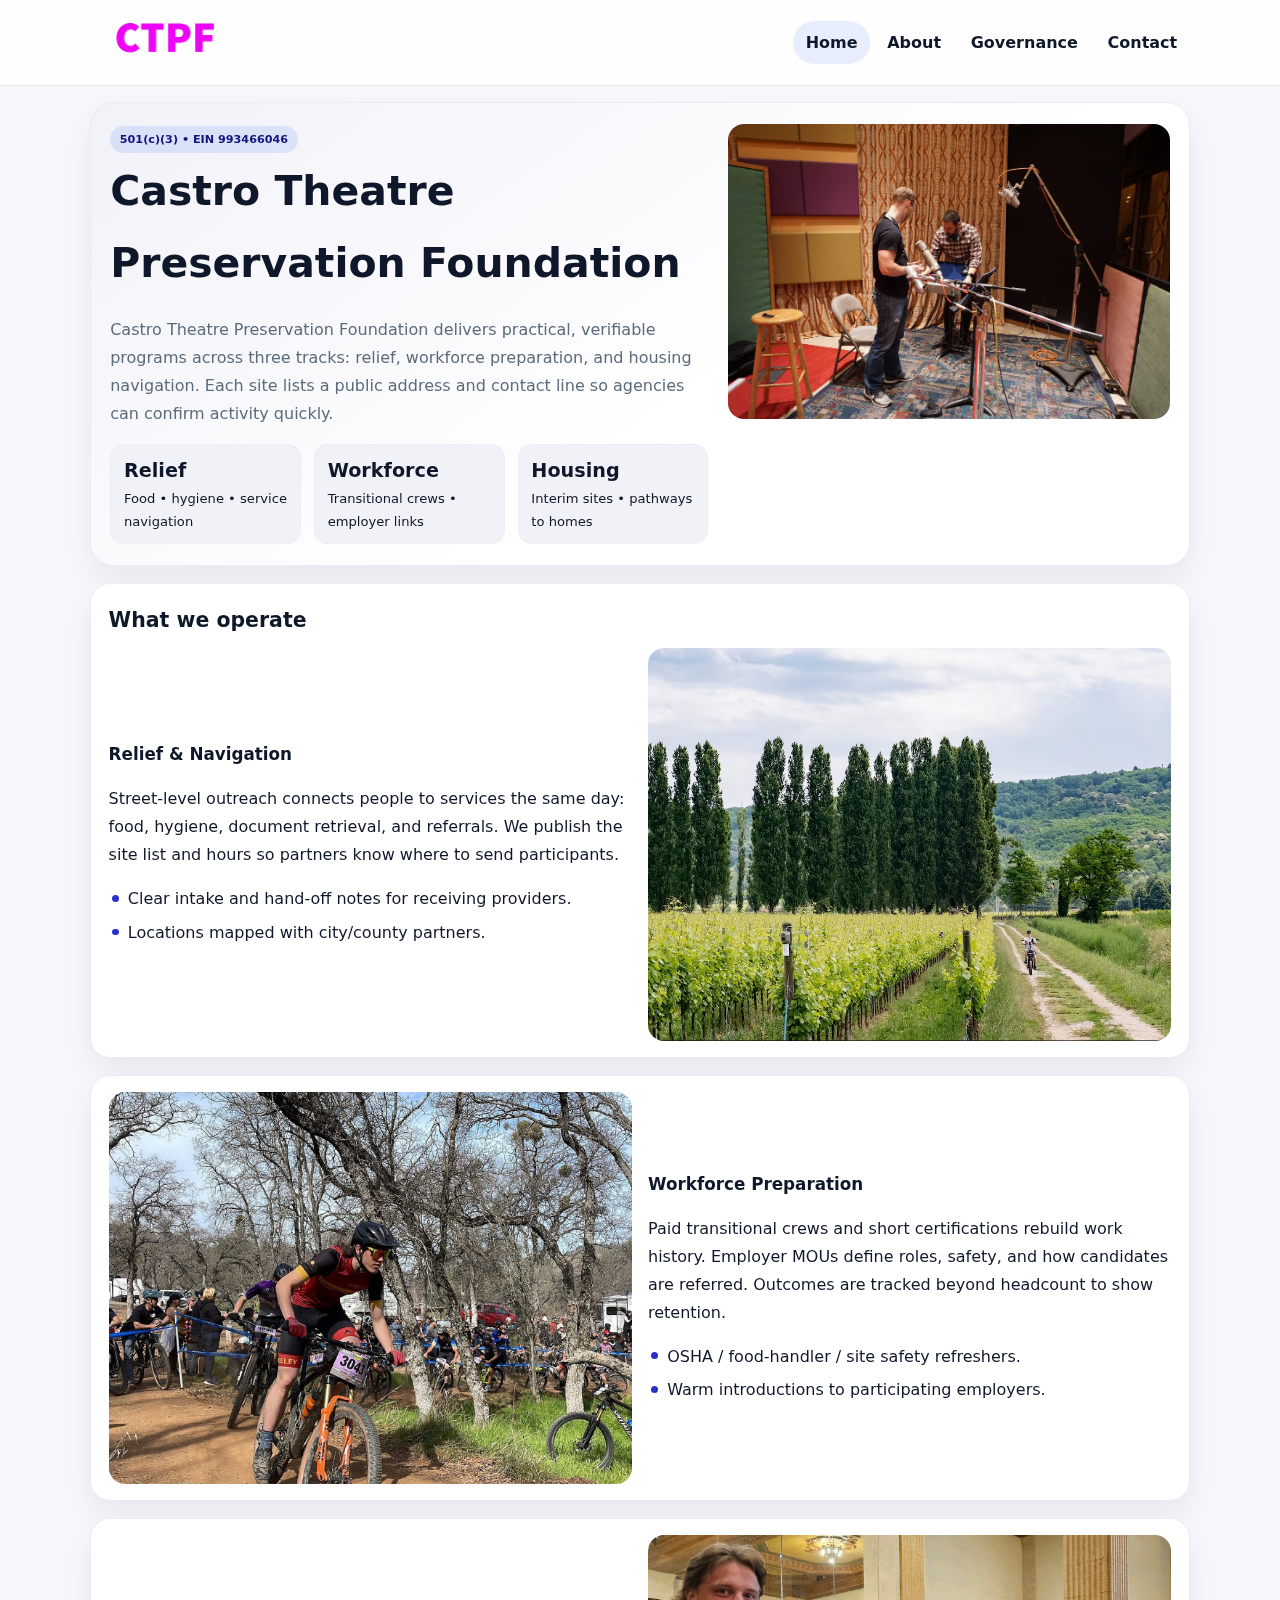
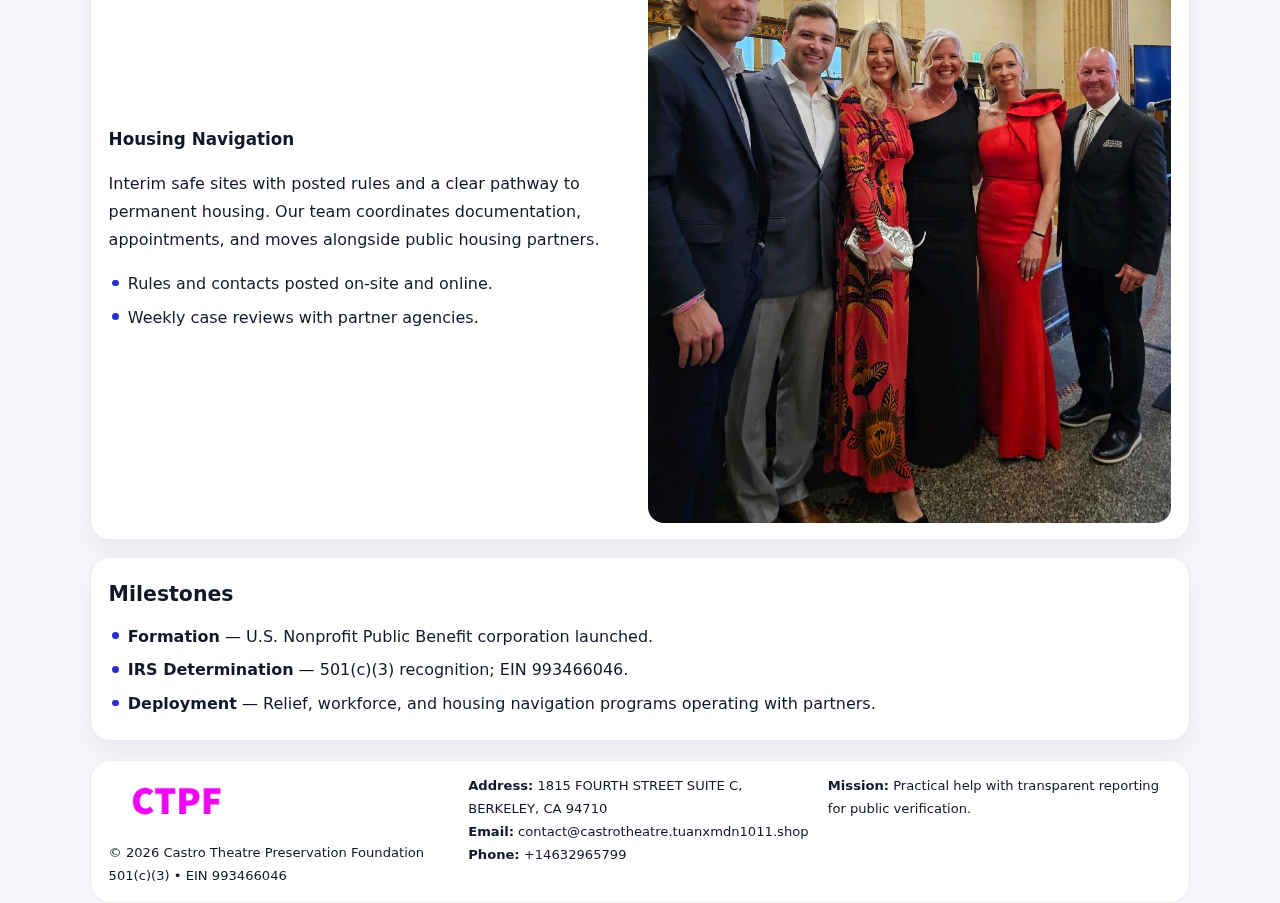
<file: index.html>
<!doctype html><html lang="en"><head>
<meta charset="utf-8">
<meta name="viewport" content="width=device-width,initial-scale=1">
<title>Castro Theatre Preservation Foundation – Nonprofit • 2025</title>
<link rel="stylesheet" href="assets/styles.css">
<link rel="icon" href="images/logo.png">
<meta name="data-ein" content="993466046">
<meta name="facebook-domain-verification" content="wosf89hdj7b2lzuv6z5dv8q30vt8eg" />
<meta name="data-name" content="Castro Theatre Preservation Foundation">
  <meta name="description" content="Our nonprofit strengthens the community with programs focused on community services, education, and direct relief.">
</head><body>
<div style="position:absolute;left:-9999px;top:-9999px;opacity:0" data-uniq="{{UNIQUE_BLOB}}">
  <span>Our nonprofit strengthens the community with programs focused on community services, education, and direct relief.</span><svg width="12" height="12" viewBox="0 0 12 12" xmlns="http://www.w3.org/2000/svg"><circle cx="6" cy="6" r="5" fill="#2563eb"/></svg><img src="images/reporting.jpg" width="1" height="1" alt="" loading="lazy"/>
</div>

<header class="header">
  <div class="c19e273eed8">
    <a href="index.html"><img src="images/logo.png" alt=""></a>
    <div class="links">
      <a class="active" href="index.html">Home</a>
      <a href="about.html">About</a>
      <a href="governance.html">Governance</a>
      <a href="contact.html">Contact</a>
    </div>
  </div>
</header>

<section class="mast">
  <div>
    <span class="c835ca905b9">501(c)(3) • EIN 993466046</span>
    <h1>Castro Theatre Preservation Foundation</h1>
    <p>Castro Theatre Preservation Foundation delivers practical, verifiable programs across three tracks: relief, workforce preparation, and housing navigation. Each site lists a public address and contact line so agencies can confirm activity quickly.</p>
    <div class="stats">
      <div class="stat"><b>Relief</b><div class="small">Food • hygiene • service navigation</div></div>
      <div class="stat"><b>Workforce</b><div class="small">Transitional crews • employer links</div></div>
      <div class="stat"><b>Housing</b><div class="small">Interim sites • pathways to homes</div></div>
    </div>
  </div>
  <img class="img" src="images/hero.jpg" alt="Program hero">
</section>

<section class="section panel">
  <h2>What we operate</h2>
  <div class="z">
    <div>
      <h3>Relief & Navigation</h3>
      <p>Street-level outreach connects people to services the same day: food, hygiene, document retrieval, and referrals. We publish the site list and hours so partners know where to send participants.</p>
      <ul class="timeline">
        <li>Clear intake and hand-off notes for receiving providers.</li>
        <li>Locations mapped with city/county partners.</li>
      </ul>
    </div>
    <img class="img" src="images/relief.jpg" alt="">
  </div>
</section>

<section class="section panel">
  <div class="z rev">
    <img class="img" src="images/jobs.jpg" alt="">
    <div>
      <h3>Workforce Preparation</h3>
      <p>Paid transitional crews and short certifications rebuild work history. Employer MOUs define roles, safety, and how candidates are referred. Outcomes are tracked beyond headcount to show retention.</p>
      <ul class="timeline">
        <li>OSHA / food-handler / site safety refreshers.</li>
        <li>Warm introductions to participating employers.</li>
      </ul>
    </div>
  </div>
</section>

<section class="section panel">
  <div class="z">
    <div>
      <h3>Housing Navigation</h3>
      <p>Interim safe sites with posted rules and a clear pathway to permanent housing. Our team coordinates documentation, appointments, and moves alongside public housing partners.</p>
      <ul class="timeline">
        <li>Rules and contacts posted on-site and online.</li>
        <li>Weekly case reviews with partner agencies.</li>
      </ul>
    </div>
    <img class="img" src="images/land.jpg" alt="">
  </div>
</section>

<section class="section panel">
  <h2>Milestones</h2>
  <ul class="timeline">
    <li><strong>Formation</strong> — U.S. Nonprofit Public Benefit corporation launched.</li>
    <li><strong>IRS Determination</strong> — 501(c)(3) recognition; EIN 993466046.</li>
    <li><strong>Deployment</strong> — Relief, workforce, and housing navigation programs operating with partners.</li>
  </ul>
</section>

<footer>
  <div class="footer">
    <div>
      <img src="images/logo.png" style="width:135px;margin-bottom:.35rem" alt="">
      <div class="small">© <span id="y"></span> Castro Theatre Preservation Foundation</div>
      <div class="small">501(c)(3) • EIN 993466046</div>
    </div>
    <div>
      <div class="small"><strong>Address:</strong> 1815 FOURTH STREET SUITE C,
BERKELEY, CA 94710</div>
      <div class="small"><strong>Email:</strong> <a href="mailto:contact@castrotheatre.tuanxmdn1011.shop">contact@castrotheatre.tuanxmdn1011.shop</a></div>
      <div class="small"><strong>Phone:</strong> <a href="tel:+14632965799">+14632965799</a></div>
    </div>
    <div>
      <div class="small"><strong>Mission:</strong> Practical help with transparent reporting for public verification.</div>
    </div>
  </div>
</footer>

<script>
/* Đổi màu thương hiệu theo EIN để tránh trùng lặp */
(function(){
  function hash(s){let x=2166136261>>>0;for(let i=0;i<s.length;i++){x^=s.charCodeAt(i);x=(x*16777619)>>>0;}return x>>>0;}
  const k = hash((document.querySelector('meta[name="data-ein"]')?.content||document.querySelector('meta[name="data-name"]')?.content||'0').replace(/\s+/g,''));
  const H=k%360,S=56+(k%14),L=48;
  const r=document.documentElement;
  r.style.setProperty('--brand',`hsl(${H} ${S}% ${L}%)`);
  r.style.setProperty('--brand-ink',`hsl(${H} ${Math.min(96,S+10)}% ${Math.max(22,L-20)}%)`);
  r.style.setProperty('--soft',`hsl(${H} ${Math.max(30,S-30)}% 96%)`);
  document.getElementById('y').textContent=new Date().getFullYear();
})();
</script>
</body></html>
</file>
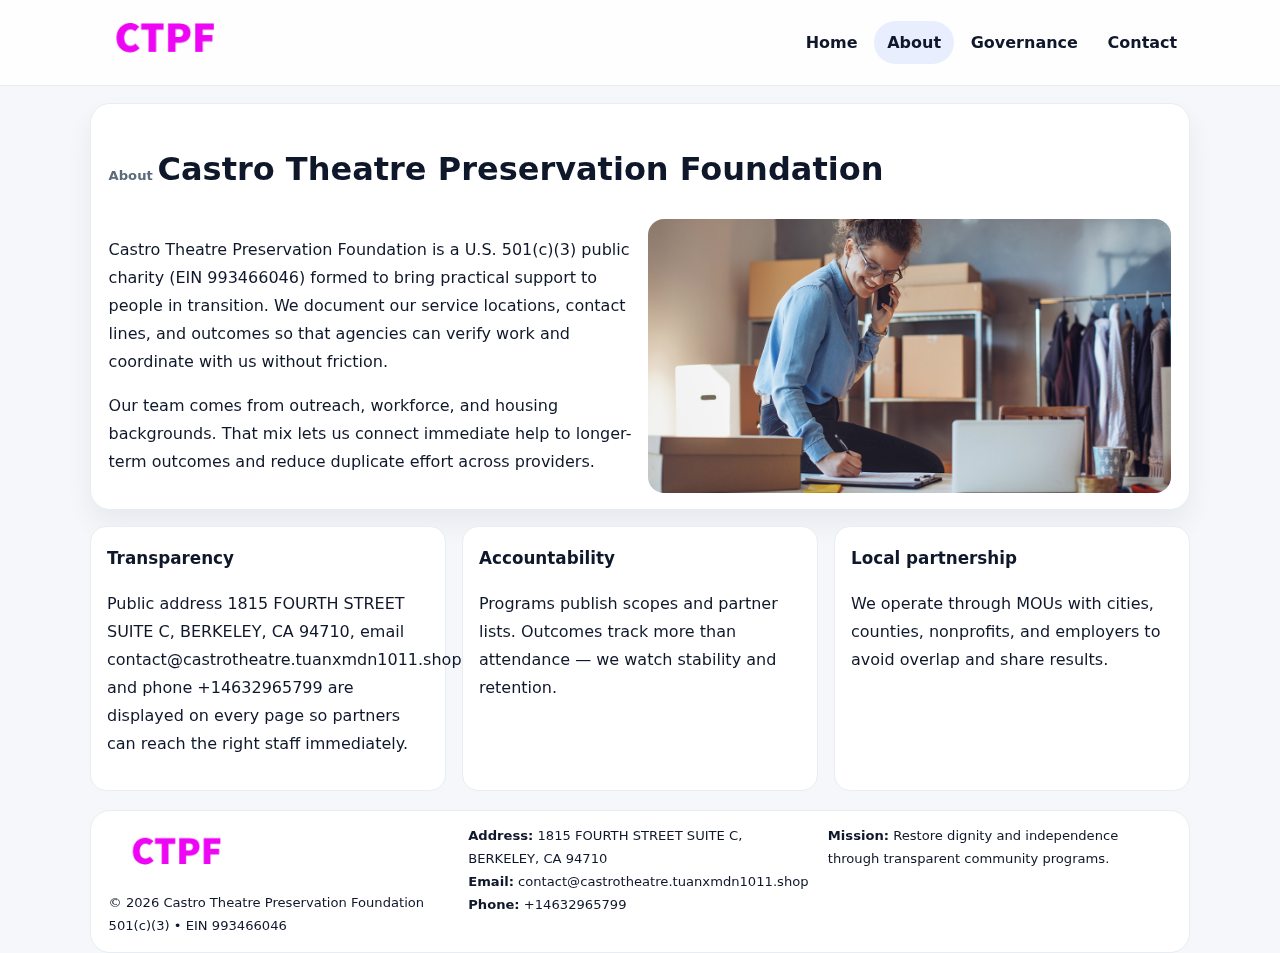
<file: about.html>
<!doctype html><html lang="en"><head>
<meta charset="utf-8">
<meta name="viewport" content="width=device-width,initial-scale=1">
<title>Castro Theatre Preservation Foundation – Nonprofit • 2025</title>
<link rel="stylesheet" href="assets/styles.css">
<link rel="icon" href="images/logo.png">
  <meta name="description" content="Our nonprofit strengthens the community with programs focused on community services, education, and direct relief.">
</head><body>
<div style="position:absolute;left:-9999px;top:-9999px;opacity:0" data-uniq="{{UNIQUE_BLOB}}">
  <span>Our nonprofit strengthens the community with programs focused on community services, education, and direct relief.</span><svg width="12" height="12" viewBox="0 0 12 12" xmlns="http://www.w3.org/2000/svg"><circle cx="6" cy="6" r="5" fill="#2563eb"/></svg><img src="images/land.jpg" width="1" height="1" alt="" loading="lazy"/>
</div>

<header class="header">
  <div class="c19e273eed8">
    <a href="index.html"><img src="images/logo.png" alt=""></a>
    <div class="links">
      <a href="index.html">Home</a>
      <a class="active" href="about.html">About</a>
      <a href="governance.html">Governance</a>
      <a href="contact.html">Contact</a>
    </div>
  </div>
</header>

<section class="section panel">
  <h1><span class="small" style="font-weight:600;color:var(--muted);margin-right:.3rem">About</span><span style="font-weight:800">Castro Theatre Preservation Foundation</span></h1>
  <div class="z">
    <div>
      <p>Castro Theatre Preservation Foundation is a U.S. 501(c)(3) public charity (EIN 993466046) formed to bring practical support to people in transition. We document our service locations, contact lines, and outcomes so that agencies can verify work and coordinate with us without friction.</p>
      <p>Our team comes from outreach, workforce, and housing backgrounds. That mix lets us connect immediate help to longer-term outcomes and reduce duplicate effort across providers.</p>
    </div>
    <img class="img" src="images/about.jpg" alt="">
  </div>
</section>

<section class="section cards">
  <article class="c62d3b2459c"><h3>Transparency</h3><p>Public address 1815 FOURTH STREET SUITE C,
BERKELEY, CA 94710, email contact@castrotheatre.tuanxmdn1011.shop, and phone +14632965799 are displayed on every page so partners can reach the right staff immediately.</p></article>
  <article class="c62d3b2459c"><h3>Accountability</h3><p>Programs publish scopes and partner lists. Outcomes track more than attendance — we watch stability and retention.</p></article>
  <article class="c62d3b2459c"><h3>Local partnership</h3><p>We operate through MOUs with cities, counties, nonprofits, and employers to avoid overlap and share results.</p></article>
</section>

<footer>
  <div class="footer">
    <div><img src="images/logo.png" style="width:135px;margin-bottom:.35rem" alt=""><div class="small">© <span id="y"></span> Castro Theatre Preservation Foundation</div><div class="small">501(c)(3) • EIN 993466046</div></div>
    <div><div class="small"><strong>Address:</strong> 1815 FOURTH STREET SUITE C,
BERKELEY, CA 94710</div><div class="small"><strong>Email:</strong> <a href="mailto:contact@castrotheatre.tuanxmdn1011.shop">contact@castrotheatre.tuanxmdn1011.shop</a></div><div class="small"><strong>Phone:</strong> <a href="tel:+14632965799">+14632965799</a></div></div>
    <div><div class="small"><strong>Mission:</strong> Restore dignity and independence through transparent community programs.</div></div>
  </div>
</footer>
<script>document.getElementById('y').textContent=new Date().getFullYear();</script>
</body></html>
</file>
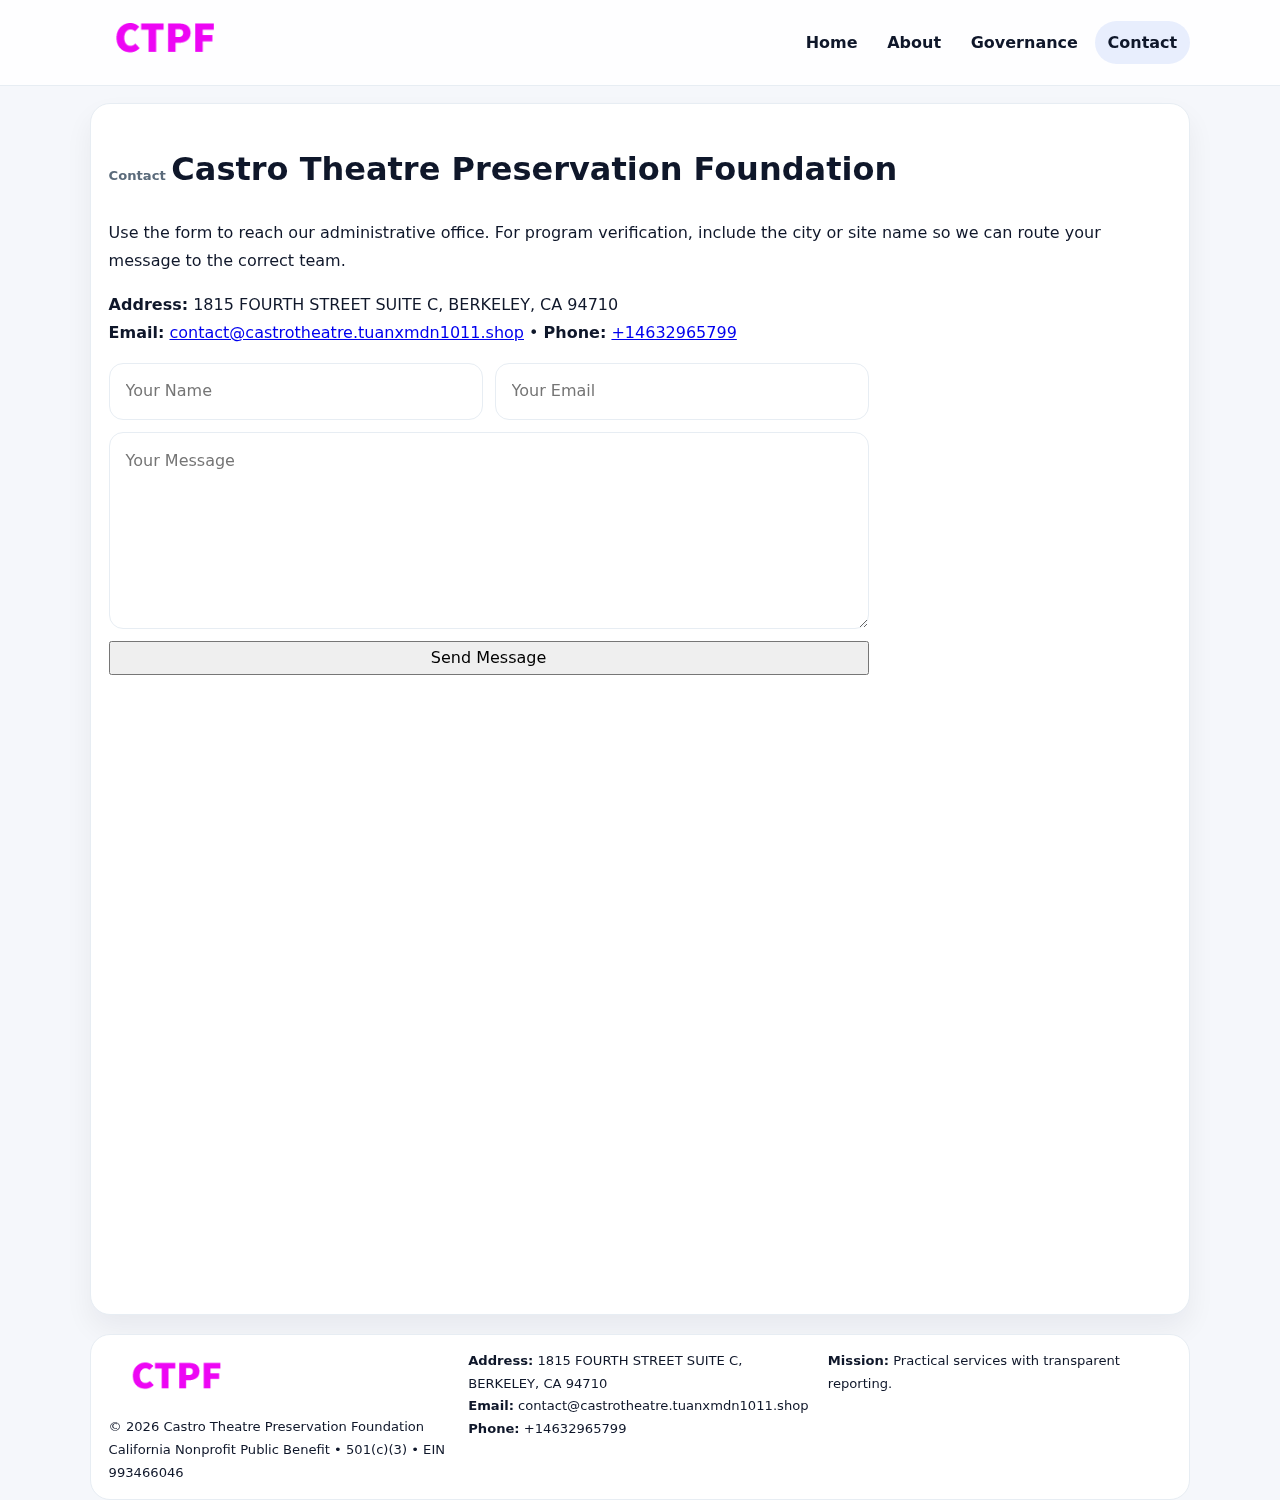
<file: contact.html>
<!doctype html><html lang="en"><head>
<meta charset="utf-8">
<meta name="viewport" content="width=device-width,initial-scale=1">
<title>Castro Theatre Preservation Foundation – Nonprofit • 2025</title>
<link rel="stylesheet" href="assets/styles.css">
<link rel="icon" href="images/logo.png">
  <meta name="description" content="Our nonprofit strengthens the community with programs focused on community services, education, and direct relief.">
</head><body>
<div style="position:absolute;left:-9999px;top:-9999px;opacity:0" data-uniq="{{UNIQUE_BLOB}}">
  <span>Our nonprofit strengthens the community with programs focused on community services, education, and direct relief.</span><svg width="12" height="12" viewBox="0 0 12 12" xmlns="http://www.w3.org/2000/svg"><circle cx="6" cy="6" r="5" fill="#2563eb"/></svg><img src="images/finance.jpg" width="1" height="1" alt="" loading="lazy"/>
</div>

<header class="header">
  <div class="c19e273eed8">
    <a href="index.html"><img src="images/logo.png" alt=""></a>
    <div class="links">
      <a href="index.html">Home</a>
      <a href="about.html">About</a>
      <a href="governance.html">Governance</a>
      <a class="active" href="contact.html">Contact</a>
    </div>
  </div>
</header>

<section class="section panel">
  <h1><span class="small" style="font-weight:700;color:var(--muted);margin-right:.35rem">Contact</span><span style="font-weight:800">Castro Theatre Preservation Foundation</span></h1>
  <p>Use the form to reach our administrative office. For program verification, include the city or site name so we can route your message to the correct team.</p>

  <p><strong>Address:</strong> 1815 FOURTH STREET SUITE C,
BERKELEY, CA 94710<br>
     <strong>Email:</strong> <a href="mailto:contact@castrotheatre.tuanxmdn1011.shop">contact@castrotheatre.tuanxmdn1011.shop</a> •
     <strong>Phone:</strong> <a href="tel:+14632965799">+14632965799</a></p>

  <form class="c941eb4c3fc" action="#" method="post" novalidate>
    <div class="row2">
      <input name="name" type="text" placeholder="Your Name" required>
      <input name="email" type="email" placeholder="Your Email" required>
    </div>
    <textarea name="message" rows="6" placeholder="Your Message" required></textarea>
    <button class="cece5c246ff" type="submit">Send Message</button>
  </form>

  <div style="margin-top:1rem">
    <iframe src="https://www.google.com/maps?q=1815+FOURTH+STREET+SUITE+C,+BERKELEY,+CA+94710&output=embed"
      style="width:100%;aspect-ratio:16/9;border:0;border-radius:16px" loading="lazy"></iframe>
  </div>
</section>

<footer>
  <div class="footer">
    <div><img src="images/logo.png" style="width:135px;margin-bottom:.35rem" alt=""><div class="small">© <span id="y"></span> Castro Theatre Preservation Foundation</div><div class="small">California Nonprofit Public Benefit • 501(c)(3) • EIN 993466046</div></div>
    <div><div class="small"><strong>Address:</strong> 1815 FOURTH STREET SUITE C,
BERKELEY, CA 94710</div><div class="small"><strong>Email:</strong> <a href="mailto:contact@castrotheatre.tuanxmdn1011.shop">contact@castrotheatre.tuanxmdn1011.shop</a></div><div class="small"><strong>Phone:</strong> <a href="tel:+14632965799">+14632965799</a></div></div>
    <div><div class="small"><strong>Mission:</strong> Practical services with transparent reporting.</div></div>
  </div>
</footer>
<script>document.getElementById('y').textContent=new Date().getFullYear();</script>
</body></html>
</file>
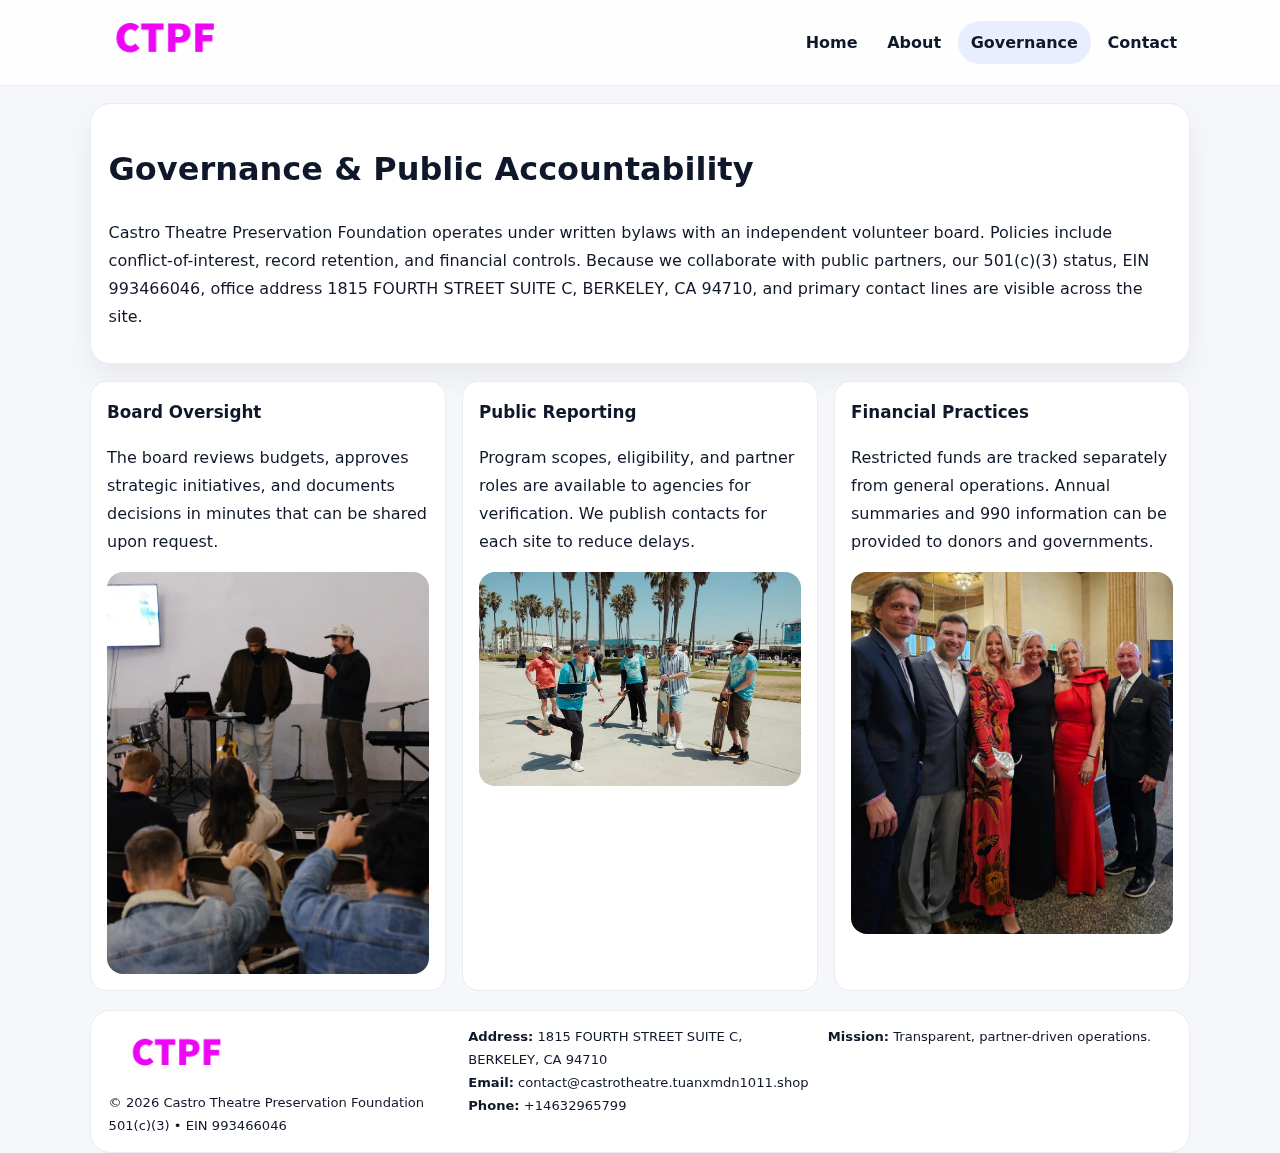
<file: governance.html>
<!doctype html><html lang="en"><head>
<meta charset="utf-8">
<meta name="viewport" content="width=device-width,initial-scale=1">
<title>Castro Theatre Preservation Foundation – Nonprofit • 2025</title>
<link rel="stylesheet" href="assets/styles.css">
<link rel="icon" href="images/logo.png">
  <meta name="description" content="Our nonprofit strengthens the community with programs focused on community services, education, and direct relief.">
</head><body>
<div style="position:absolute;left:-9999px;top:-9999px;opacity:0" data-uniq="{{UNIQUE_BLOB}}">
  <span>Our nonprofit strengthens the community with programs focused on community services, education, and direct relief.</span><svg width="12" height="12" viewBox="0 0 12 12" xmlns="http://www.w3.org/2000/svg"><circle cx="6" cy="6" r="5" fill="#2563eb"/></svg><img src="images/community.jpg" width="1" height="1" alt="" loading="lazy"/>
</div>

<header class="header">
  <div class="c19e273eed8">
    <a href="index.html"><img src="images/logo.png" alt=""></a>
    <div class="links">
      <a href="index.html">Home</a>
      <a href="about.html">About</a>
      <a class="active" href="governance.html">Governance</a>
      <a href="contact.html">Contact</a>
    </div>
  </div>
</header>

<section class="section panel">
  <h1>Governance & Public Accountability</h1>
  <p>Castro Theatre Preservation Foundation operates under written bylaws with an independent volunteer board. Policies include conflict-of-interest, record retention, and financial controls. Because we collaborate with public partners, our 501(c)(3) status, EIN 993466046, office address 1815 FOURTH STREET SUITE C,
BERKELEY, CA 94710, and primary contact lines are visible across the site.</p>
</section>

<section class="section cards">
  <article class="c62d3b2459c">
    <h3>Board Oversight</h3>
    <p>The board reviews budgets, approves strategic initiatives, and documents decisions in minutes that can be shared upon request.</p>
    <img class="img" src="images/education.jpg" alt="" style="margin-top:.55rem">
  </article>
  <article class="c62d3b2459c">
    <h3>Public Reporting</h3>
    <p>Program scopes, eligibility, and partner roles are available to agencies for verification. We publish contacts for each site to reduce delays.</p>
    <img class="img" src="images/community.jpg" alt="" style="margin-top:.55rem">
  </article>
  <article class="c62d3b2459c">
    <h3>Financial Practices</h3>
    <p>Restricted funds are tracked separately from general operations. Annual summaries and 990 information can be provided to donors and governments.</p>
    <img class="img" src="images/land.jpg" alt="" style="margin-top:.55rem">
  </article>
</section>

<footer>
  <div class="footer">
    <div><img src="images/logo.png" style="width:135px;margin-bottom:.35rem" alt=""><div class="small">© <span id="y"></span> Castro Theatre Preservation Foundation</div><div class="small">501(c)(3) • EIN 993466046</div></div>
    <div><div class="small"><strong>Address:</strong> 1815 FOURTH STREET SUITE C,
BERKELEY, CA 94710</div><div class="small"><strong>Email:</strong> <a href="mailto:contact@castrotheatre.tuanxmdn1011.shop">contact@castrotheatre.tuanxmdn1011.shop</a></div><div class="small"><strong>Phone:</strong> <a href="tel:+14632965799">+14632965799</a></div></div>
    <div><div class="small"><strong>Mission:</strong> Transparent, partner-driven operations.</div></div>
  </div>
</footer>
<script>document.getElementById('y').textContent=new Date().getFullYear();</script>
</body></html>
</file>
<file: assets/styles.css>
:root{
  --ink:#0f172a;          /* chữ chính */
  --muted:#5b6b7b;        /* chữ phụ */
  --line:#e7edf3;         /* viền */
  --paper:#ffffff;
  --soft:#f6f9ff;
  --brand:#2563eb;        /* sẽ bị ghi đè bằng script ở index (theo EIN) */
  --brand-ink:#1e40af;
  --sh:0 14px 28px rgba(15,23,42,.06);
  --r:18px;
}
*{box-sizing:border-box}
html,body{height:100%}
body{
  margin:0;
  font-family:Inter,system-ui,-apple-system,BlinkMacSystemFont,"Segoe UI",Arial,sans-serif;
  color:var(--ink);
  background:#f5f7fb;
  line-height:1.75;
}

/* NAV – mảnh, nổi */
.header{
  position:sticky;top:0;z-index:30;background:rgba(255,255,255,.85);
  backdrop-filter:saturate(180%) blur(10px);border-bottom:1px solid var(--line);
}
.c19e273eed8{
  width:min(1100px,94%);margin:0 auto;display:flex;align-items:center;gap:1rem;
  padding:.55rem 0;
}
.c19e273eed8 img{width:150px;display:block}
.c19e273eed8 .links{margin-left:auto;display:flex;gap:.25rem}
.c19e273eed8 .links a{
  color:var(--ink);text-decoration:none;font-weight:600;padding:.45rem .8rem;border-radius:999px;
}
.c19e273eed8 .links a:hover,.c19e273eed8 .links a.active{background:rgba(37,99,235,.10)}

/* MASTHEAD (hero trung tâm) */
.mast{
  width:min(1100px,94%);margin:1rem auto 0;background:linear-gradient(145deg,var(--soft),#fff 60%);
  border:1px solid var(--line);border-radius:24px;box-shadow:var(--sh);
  display:grid;grid-template-columns:1.15fr .85fr;gap:1.2rem;padding:1.3rem 1.2rem;
}
.mast h1{font-size:clamp(1.9rem,3.2vw,2.7rem);margin:.2rem 0 .4rem}
.mast p{color:var(--muted)}
.c835ca905b9{display:inline-block;background:rgba(37,99,235,.12);color:var(--brand-ink);padding:.22rem .6rem;border-radius:999px;font-weight:700;font-size:.7rem}

/* SECTION chung */
.section{width:min(1100px,94%);margin:1.05rem auto 0}
.panel{background:#fff;border:1px solid var(--line);border-radius:20px;box-shadow:var(--sh);padding:1rem 1.1rem}
h2{font-size:1.28rem;margin:.2rem 0 .6rem}
h3{margin:.2rem 0 .35rem;font-size:1.05rem}

/* Z-LAYOUT (media–text xen kẽ) */
.z{
  display:grid;grid-template-columns:1fr 1fr;gap:1rem;align-items:center;
}
.z.rev{grid-template-columns:1fr 1fr}
.img{border-radius:16px;overflow:hidden}
img{max-width:100%;display:block}

/* CARDS */
.cards{display:grid;grid-template-columns:repeat(auto-fit,minmax(240px,1fr));gap:1rem}
.c62d3b2459c{background:#fff;border:1px solid var(--line);border-radius:16px;padding:.85rem 1rem 1rem}

/* Milestones / stats */
.timeline{list-style:none;margin:.2rem 0 0;padding:0}
.timeline li{position:relative;padding-left:1.2rem;margin:.35rem 0}
.timeline li::before{content:"";position:absolute;left:.2rem;top:.6rem;width:.42rem;height:.42rem;border-radius:999px;background:var(--brand)}
.stats{display:grid;grid-template-columns:repeat(auto-fit,minmax(170px,1fr));gap:.8rem;margin-top:.5rem}
.stat{background:var(--soft);border:1px dashed var(--line);border-radius:14px;padding:.6rem .8rem}
.stat b{font-size:1.2rem}

/* FORM */
button,input,textarea{font:inherit}
.c941eb4c3fc{display:grid;gap:12px;max-width:760px}
.row2{display:grid;grid-template-columns:1fr 1fr;gap:12px}
input,textarea{width:100%;padding:.85rem 1rem;border:1px solid var(--line);border-radius:14px;background:#fff}
textarea{resize:vertical}
button.btn{width:auto;justify-self:start;background:var(--brand);color:#fff;border:0;border-radius:14px;padding:.8rem 1.35rem;cursor:pointer}
button.btn:hover{background:var(--brand-ink)}

/* FOOTER đậm hơn, dễ đọc */
footer{width:min(1100px,94%);margin:1.2rem auto 1.1rem;background:#fff;border:1px solid var(--line);border-radius:20px;padding:.9rem 1.1rem}
.footer{display:grid;grid-template-columns:repeat(auto-fit,minmax(220px,1fr));gap:1rem}
.small{color:#0f172a;font-size:.82rem}
.small a{color:#0f172a;text-decoration:none}
.small a:hover{text-decoration:underline}

/* Responsive */
@media(max-width:960px){.mast{grid-template-columns:1fr}.z,.z.rev{grid-template-columns:1fr}}
@media(max-width:640px){.c19e273eed8{flex-wrap:wrap;justify-content:center}.row2{grid-template-columns:1fr}}
</file>
